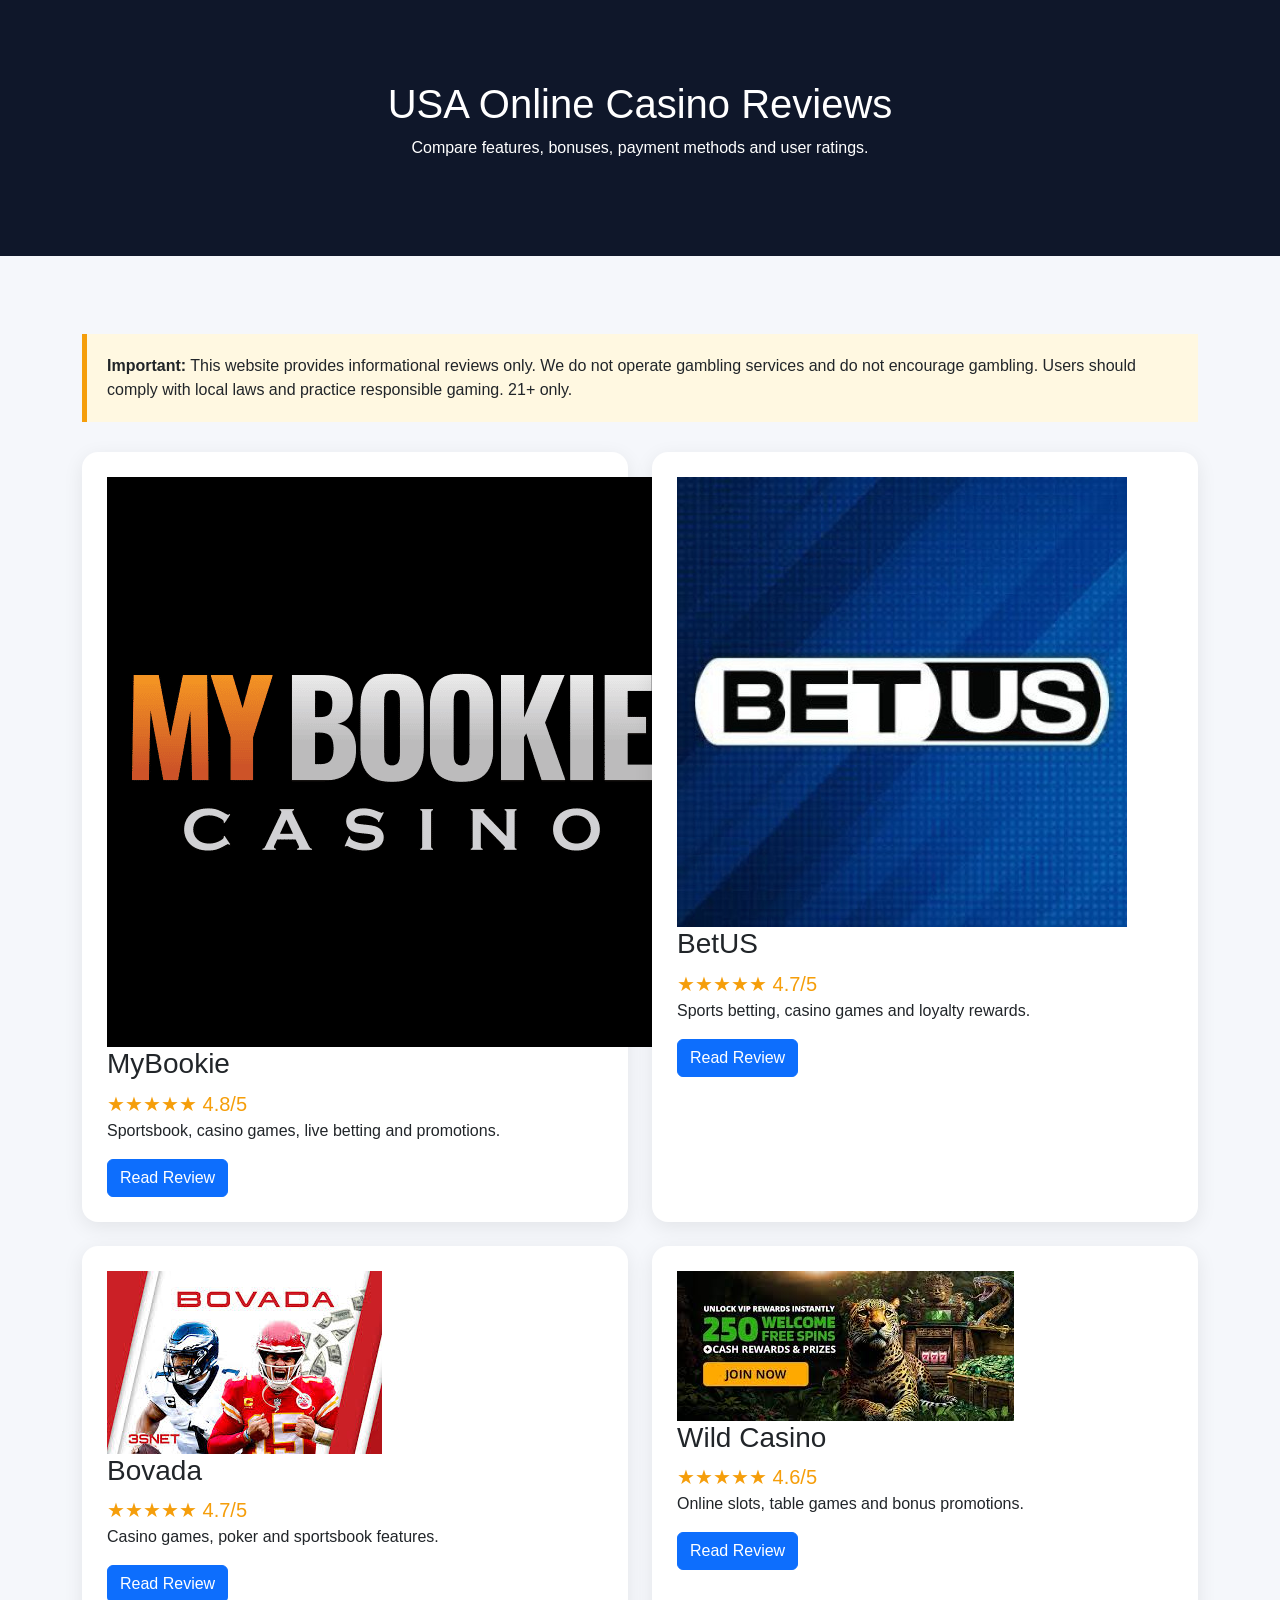
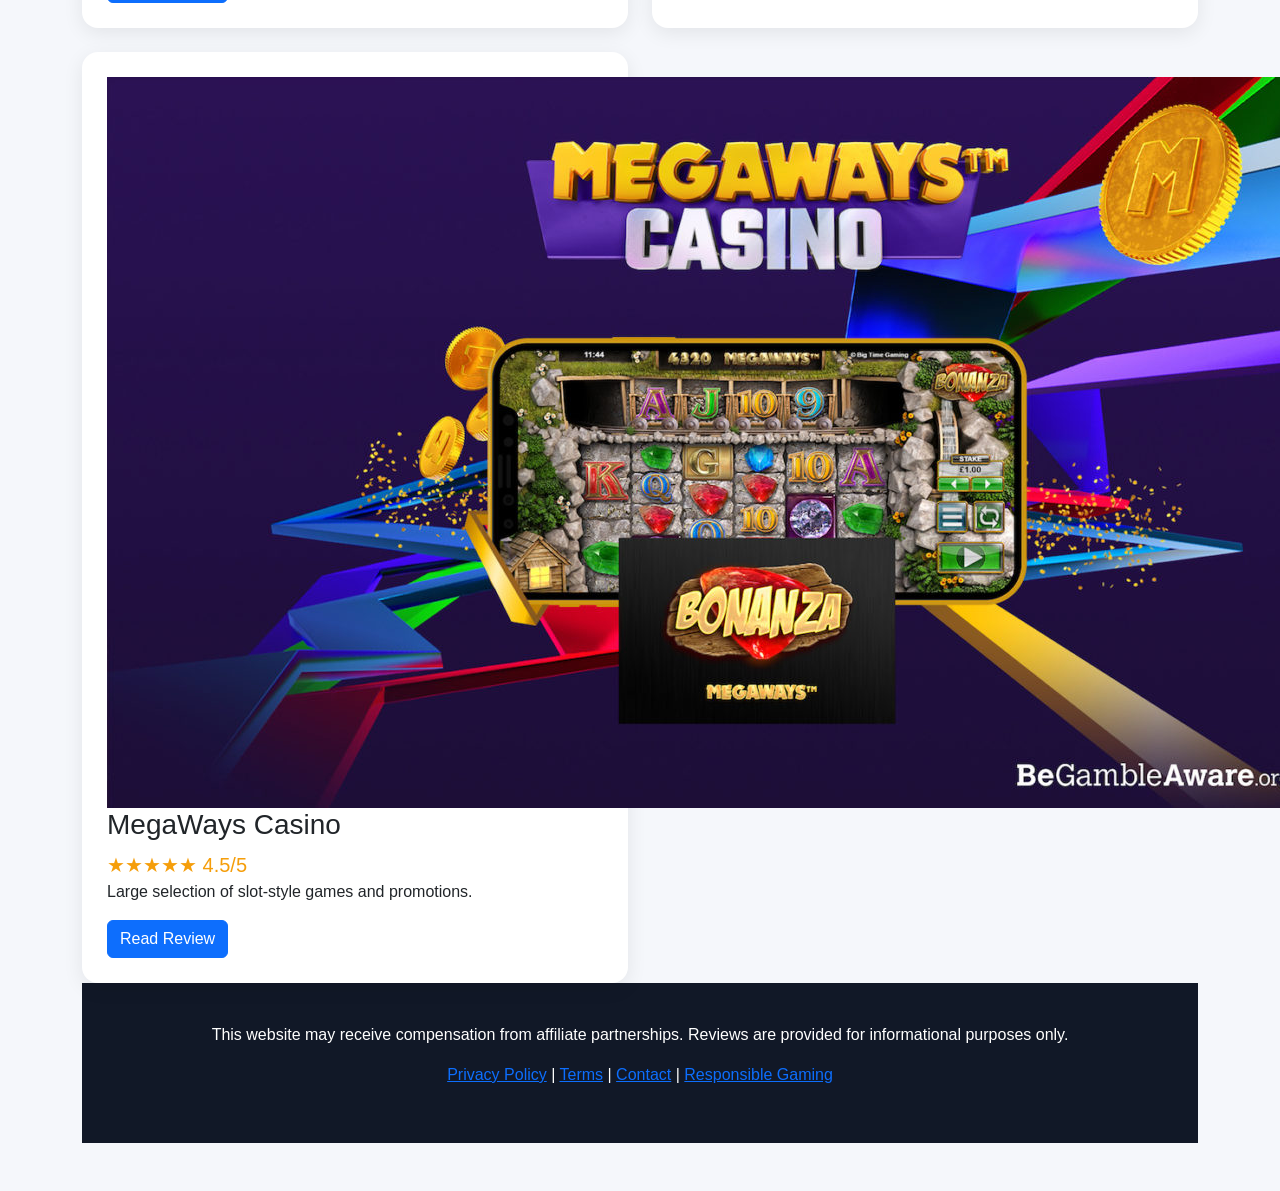
<file: index.html>
<!doctype html>
<html lang="en">
<head>
<meta charset="utf-8">
<meta name="viewport" content="width=device-width, initial-scale=1">

<title>USA Online Casino Reviews & Comparisons</title>

<meta name="description" content="Compare online casino brands, bonuses, features and user ratings. Informational review website.">

<link href="https://cdn.jsdelivr.net/npm/bootstrap@5.3.3/dist/css/bootstrap.min.css" rel="stylesheet">

<style>
body{
    font-family:Arial,sans-serif;
    background:#f5f7fb;
}

.hero{
    background:#0f172a;
    color:#fff;
    padding:80px 0;
    text-align:center;
}

.card-review{
    background:#fff;
    border-radius:16px;
    padding:25px;
    box-shadow:0 5px 20px rgba(0,0,0,.08);
    height:100%;
}

.rating{
    color:#f59e0b;
    font-size:20px;
}

.disclaimer{
    background:#fff8e1;
    border-left:5px solid #f59e0b;
    padding:20px;
    margin:30px 0;
}

footer{
    background:#111827;
    color:#fff;
    padding:40px 0;
}
</style>
</head>

<body>

<section class="hero">
<div class="container">
<h1>USA Online Casino Reviews</h1>
<p>Compare features, bonuses, payment methods and user ratings.</p>
</div>
</section>

<div class="container py-5">

<div class="disclaimer">
<strong>Important:</strong>
This website provides informational reviews only.
We do not operate gambling services and do not encourage gambling.
Users should comply with local laws and practice responsible gaming.
21+ only.
</div>

<div class="row g-4">

<div class="col-md-6">
<div class="card-review">
<img src="assets/mybookie.jpg" class="review-image" alt="MyBookie">
<h3>MyBookie</h3>
<div class="rating">★★★★★ 4.8/5</div>
<p>Sportsbook, casino games, live betting and promotions.</p>
<a href="#" class="btn btn-primary">Read Review</a>
</div>
</div>

<div class="col-md-6">
<div class="card-review">
<img src="assets/betus.jpg" class="review-image" alt="BetUS">
<h3>BetUS</h3>
<div class="rating">★★★★★ 4.7/5</div>
<p>Sports betting, casino games and loyalty rewards.</p>
<a href="#" class="btn btn-primary">Read Review</a>
</div>
</div>

<div class="col-md-6">
<div class="card-review">
<img src="assets/bovada.jpg" class="review-image" alt="Bovada">
<h3>Bovada</h3>
<div class="rating">★★★★★ 4.7/5</div>
<p>Casino games, poker and sportsbook features.</p>
<a href="#" class="btn btn-primary">Read Review</a>
</div>
</div>

<div class="col-md-6">
<div class="card-review">
<img src="assets/wildcasino.jpg" class="review-image" alt="Wild Casino">
<h3>Wild Casino</h3>
<div class="rating">★★★★★ 4.6/5</div>
<p>Online slots, table games and bonus promotions.</p>
<a href="#" class="btn btn-primary">Read Review</a>
</div>
</div>

<div class="col-md-6">
<div class="card-review">
<img src="assets/megaways.jpg" class="review-image" alt="MegaWays">
<h3>MegaWays Casino</h3>
<div class="rating">★★★★★ 4.5/5</div>
<p>Large selection of slot-style games and promotions.</p>
<a href="#" class="btn btn-primary">Read Review</a>
</div>
</div>

</div>

<footer>
<div class="container text-center">

<p>
This website may receive compensation from affiliate partnerships.
Reviews are provided for informational purposes only.
</p>

<p>
<a href="privacy.html">Privacy Policy</a> |
<a href="terms.html">Terms</a> |
<a href="contact.html">Contact</a> |
<a href="responsible-gaming.html">Responsible Gaming</a>
</p>

</div>
</footer>

</body>
</html>
</file>
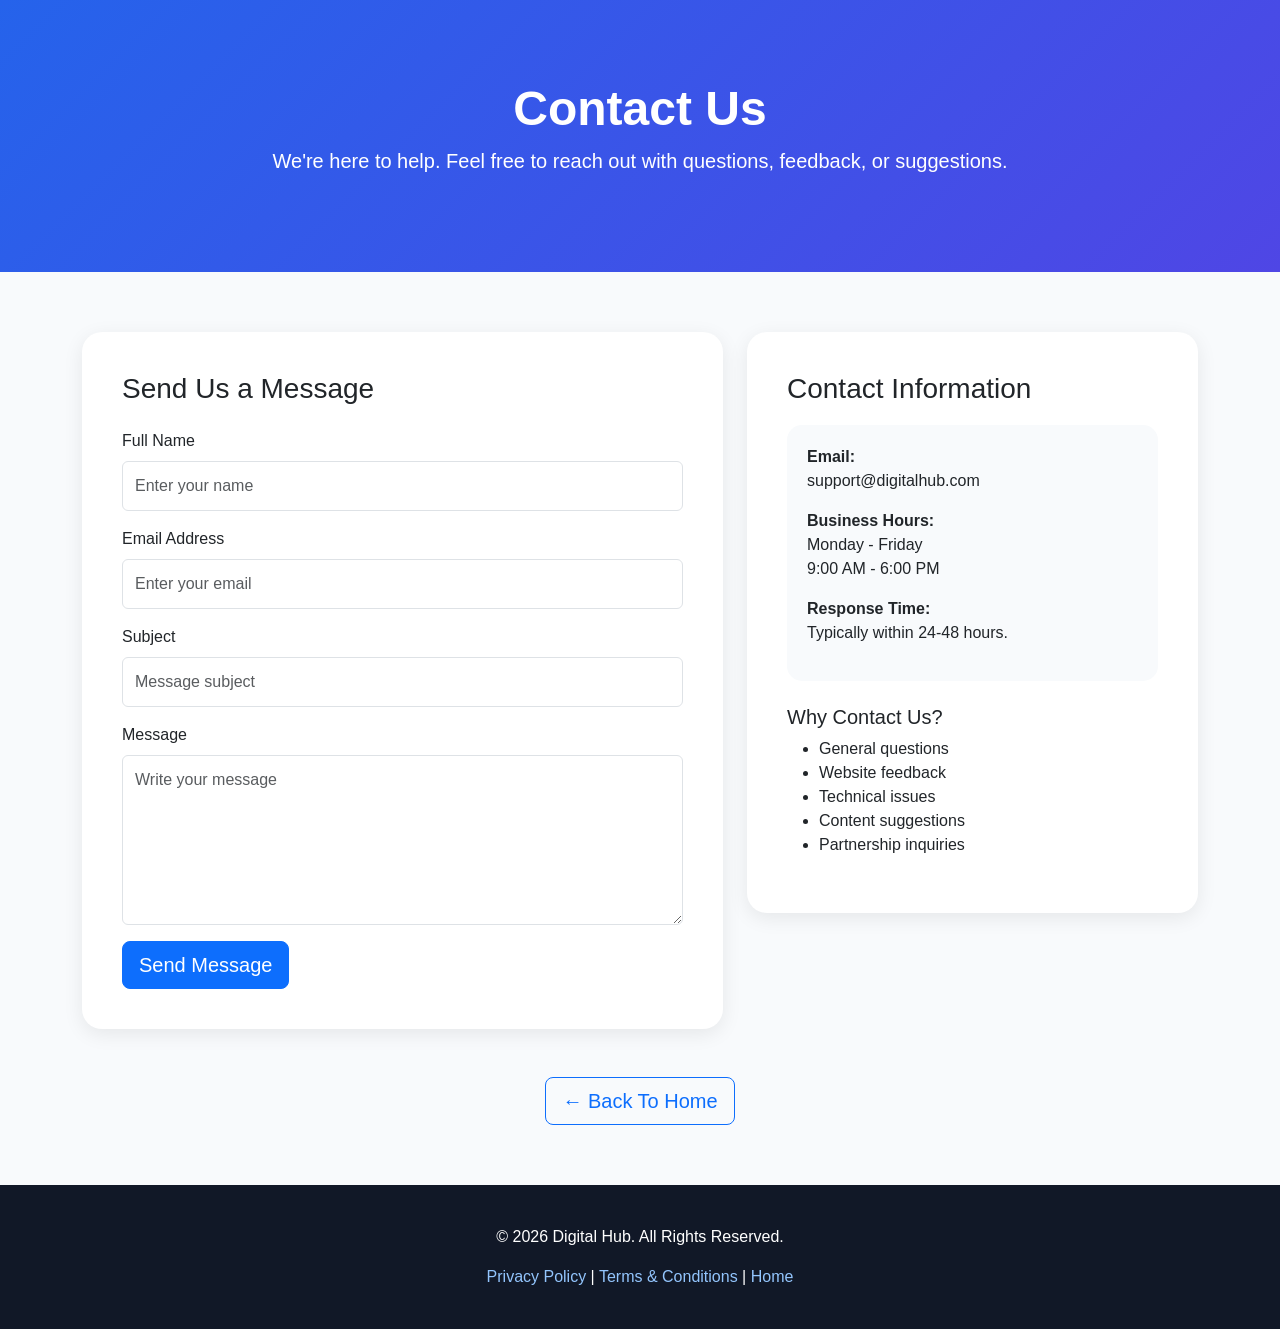
<file: contact.html>
<!DOCTYPE html>
<html lang="en">
<head>
<meta charset="UTF-8">
<meta name="viewport" content="width=device-width, initial-scale=1.0">

<title>Contact Us | Digital Hub</title>

<link href="https://cdn.jsdelivr.net/npm/bootstrap@5.3.3/dist/css/bootstrap.min.css" rel="stylesheet">

<style>
body{
    font-family:Arial,sans-serif;
    background:#f8fafc;
}

.page-header{
    background:linear-gradient(135deg,#2563eb,#4f46e5);
    color:#fff;
    padding:80px 0;
    text-align:center;
}

.content{
    padding:60px 0;
}

.card-box{
    background:#fff;
    padding:40px;
    border-radius:20px;
    box-shadow:0 5px 20px rgba(0,0,0,.08);
}

.contact-info{
    background:#f8fafc;
    padding:20px;
    border-radius:15px;
    margin-top:20px;
}

footer{
    background:#111827;
    color:#fff;
    padding:40px 0;
}

footer a{
    color:#93c5fd;
    text-decoration:none;
}

.form-control{
    padding:12px;
}
</style>

</head>
<body>

<section class="page-header">

<div class="container">

<h1 class="display-5 fw-bold">
Contact Us
</h1>

<p class="lead">
We're here to help. Feel free to reach out with questions, feedback, or suggestions.
</p>

</div>

</section>

<section class="content">

<div class="container">

<div class="row">

<div class="col-lg-7">

<div class="card-box">

<h3 class="mb-4">
Send Us a Message
</h3>

<form>

<div class="mb-3">
<label class="form-label">Full Name</label>
<input type="text" class="form-control" placeholder="Enter your name">
</div>

<div class="mb-3">
<label class="form-label">Email Address</label>
<input type="email" class="form-control" placeholder="Enter your email">
</div>

<div class="mb-3">
<label class="form-label">Subject</label>
<input type="text" class="form-control" placeholder="Message subject">
</div>

<div class="mb-3">
<label class="form-label">Message</label>
<textarea class="form-control" rows="6" placeholder="Write your message"></textarea>
</div>

<button type="submit" class="btn btn-primary btn-lg">
Send Message
</button>

</form>

</div>

</div>

<div class="col-lg-5">

<div class="card-box">

<h3>
Contact Information
</h3>

<div class="contact-info">

<p>
<strong>Email:</strong><br>
support@digitalhub.com
</p>

<p>
<strong>Business Hours:</strong><br>
Monday - Friday<br>
9:00 AM - 6:00 PM
</p>

<p>
<strong>Response Time:</strong><br>
Typically within 24-48 hours.
</p>

</div>

<h5 class="mt-4">
Why Contact Us?
</h5>

<ul>
<li>General questions</li>
<li>Website feedback</li>
<li>Technical issues</li>
<li>Content suggestions</li>
<li>Partnership inquiries</li>
</ul>

</div>

</div>

</div>

<div class="text-center mt-5">

<a href="index.html" class="btn btn-outline-primary btn-lg">
← Back To Home
</a>

</div>

</div>

</section>

<footer>

<div class="container text-center">

<p>
© 2026 Digital Hub. All Rights Reserved.
</p>

<a href="privacy.html">Privacy Policy</a>
|
<a href="terms.html">Terms & Conditions</a>
|
<a href="index.html">Home</a>

</div>

</footer>

</body>
</html>
</file>
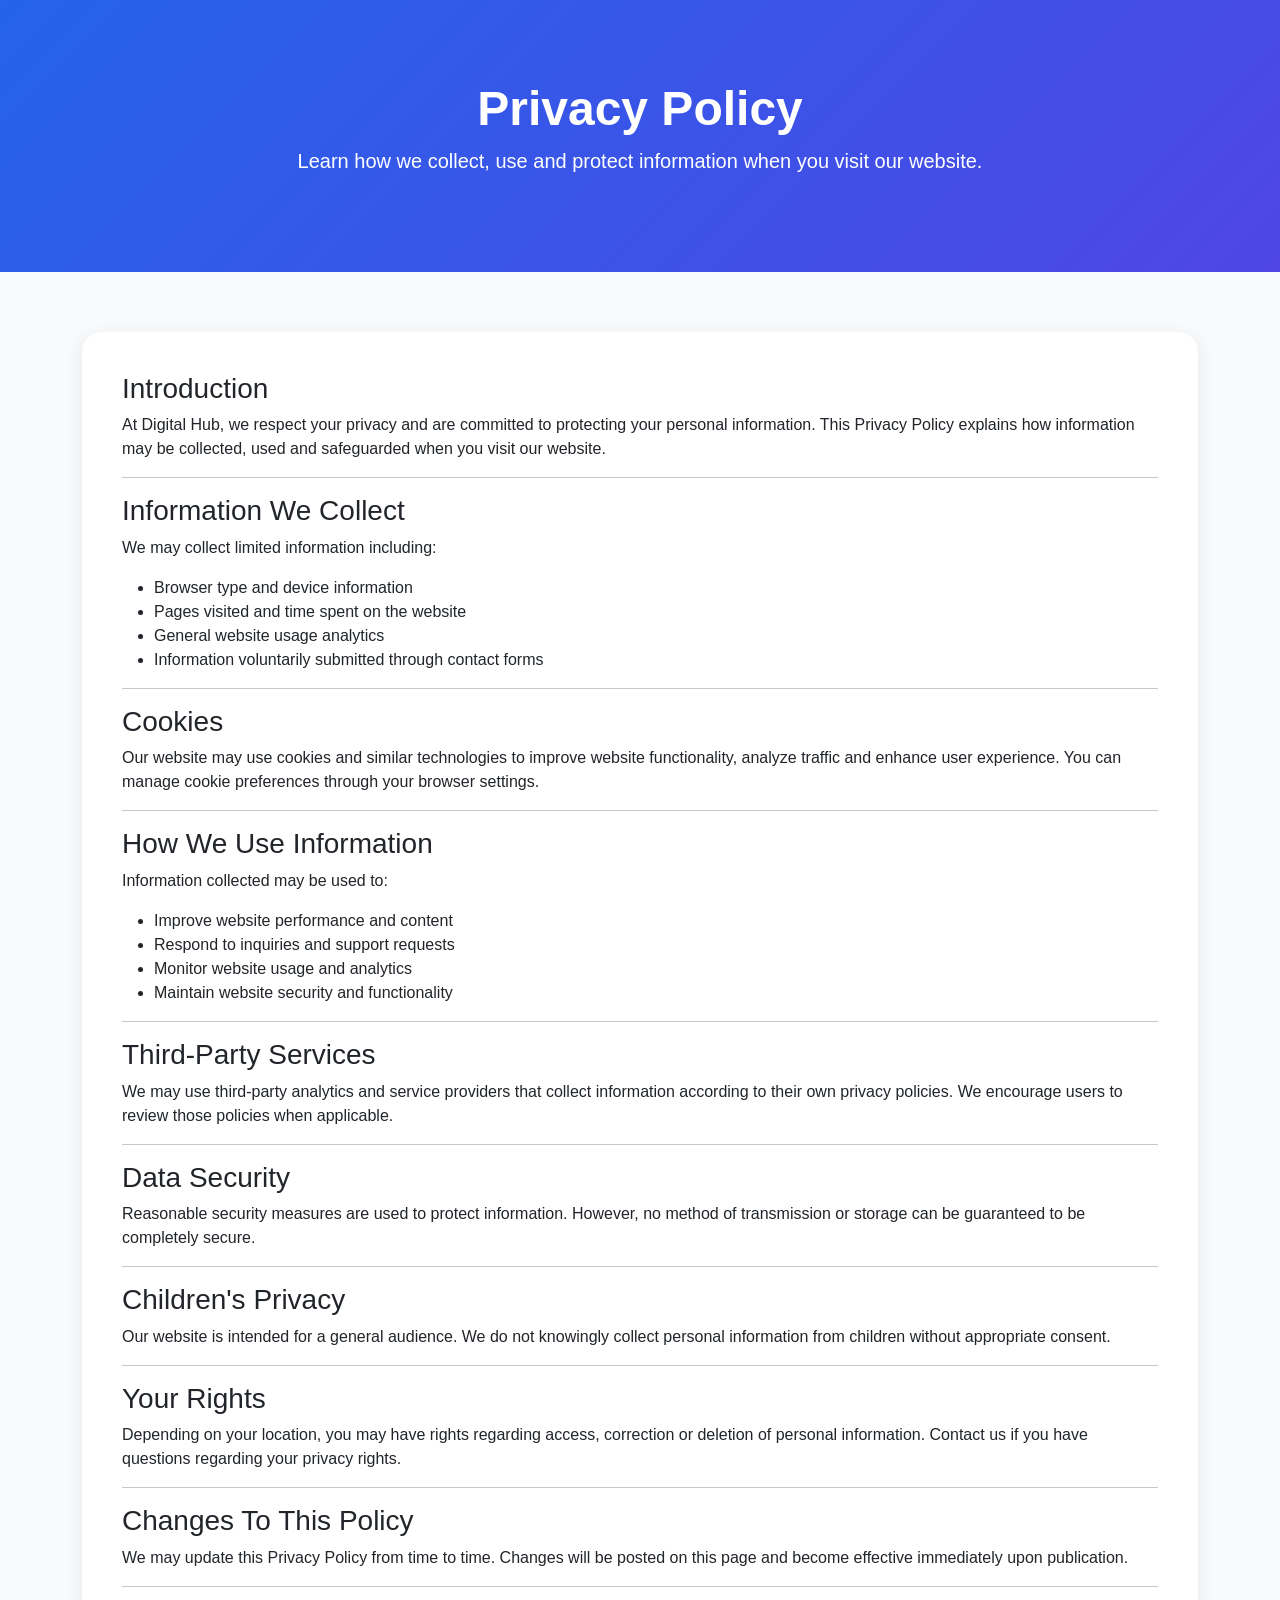
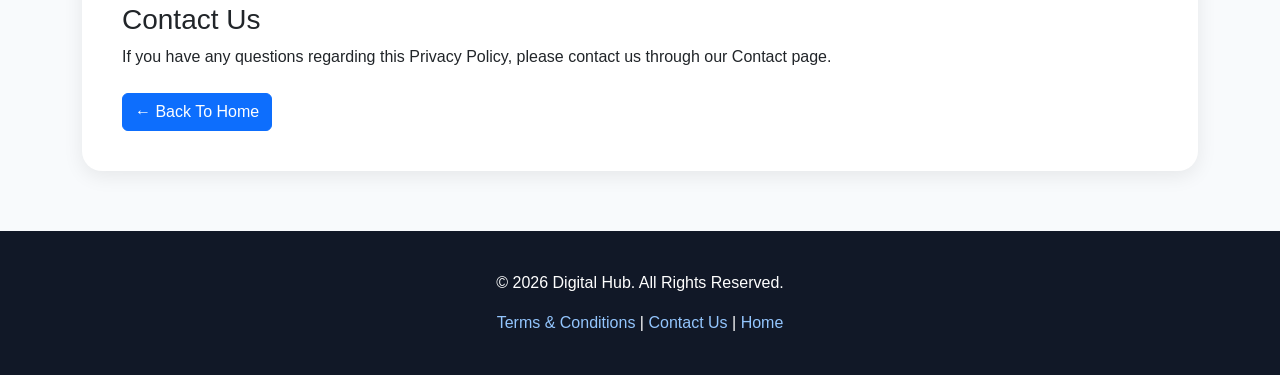
<file: privacy.html>
<!DOCTYPE html>
<html lang="en">
<head>
<meta charset="UTF-8">
<meta name="viewport" content="width=device-width, initial-scale=1.0">

<title>Privacy Policy | Digital Hub</title>

<link href="https://cdn.jsdelivr.net/npm/bootstrap@5.3.3/dist/css/bootstrap.min.css" rel="stylesheet">

<style>
body{
    font-family:Arial,sans-serif;
    background:#f8fafc;
}

.page-header{
    background:linear-gradient(135deg,#2563eb,#4f46e5);
    color:#fff;
    padding:80px 0;
    text-align:center;
}

.content{
    padding:60px 0;
}

.card-box{
    background:#fff;
    padding:40px;
    border-radius:20px;
    box-shadow:0 5px 20px rgba(0,0,0,.08);
}

footer{
    background:#111827;
    color:#fff;
    padding:40px 0;
}

footer a{
    color:#93c5fd;
    text-decoration:none;
}
</style>

</head>
<body>

<section class="page-header">

<div class="container">

<h1 class="display-5 fw-bold">
Privacy Policy
</h1>

<p class="lead">
Learn how we collect, use and protect information when you visit our website.
</p>

</div>

</section>

<section class="content">

<div class="container">

<div class="card-box">

<h3>Introduction</h3>

<p>
At Digital Hub, we respect your privacy and are committed to protecting
your personal information. This Privacy Policy explains how information
may be collected, used and safeguarded when you visit our website.
</p>

<hr>

<h3>Information We Collect</h3>

<p>
We may collect limited information including:
</p>

<ul>
<li>Browser type and device information</li>
<li>Pages visited and time spent on the website</li>
<li>General website usage analytics</li>
<li>Information voluntarily submitted through contact forms</li>
</ul>

<hr>

<h3>Cookies</h3>

<p>
Our website may use cookies and similar technologies to improve
website functionality, analyze traffic and enhance user experience.
You can manage cookie preferences through your browser settings.
</p>

<hr>

<h3>How We Use Information</h3>

<p>
Information collected may be used to:
</p>

<ul>
<li>Improve website performance and content</li>
<li>Respond to inquiries and support requests</li>
<li>Monitor website usage and analytics</li>
<li>Maintain website security and functionality</li>
</ul>

<hr>

<h3>Third-Party Services</h3>

<p>
We may use third-party analytics and service providers that
collect information according to their own privacy policies.
We encourage users to review those policies when applicable.
</p>

<hr>

<h3>Data Security</h3>

<p>
Reasonable security measures are used to protect information.
However, no method of transmission or storage can be guaranteed
to be completely secure.
</p>

<hr>

<h3>Children's Privacy</h3>

<p>
Our website is intended for a general audience. We do not knowingly
collect personal information from children without appropriate consent.
</p>

<hr>

<h3>Your Rights</h3>

<p>
Depending on your location, you may have rights regarding access,
correction or deletion of personal information. Contact us if you
have questions regarding your privacy rights.
</p>

<hr>

<h3>Changes To This Policy</h3>

<p>
We may update this Privacy Policy from time to time. Changes will
be posted on this page and become effective immediately upon publication.
</p>

<hr>

<h3>Contact Us</h3>

<p>
If you have any questions regarding this Privacy Policy, please
contact us through our Contact page.
</p>

<div class="mt-4">

<a href="index.html" class="btn btn-primary">
← Back To Home
</a>

</div>

</div>

</div>

</section>

<footer>

<div class="container text-center">

<p>
© 2026 Digital Hub. All Rights Reserved.
</p>

<a href="terms.html">Terms & Conditions</a>
|
<a href="contact.html">Contact Us</a>
|
<a href="index.html">Home</a>

</div>

</footer>

</body>
</html>
</file>
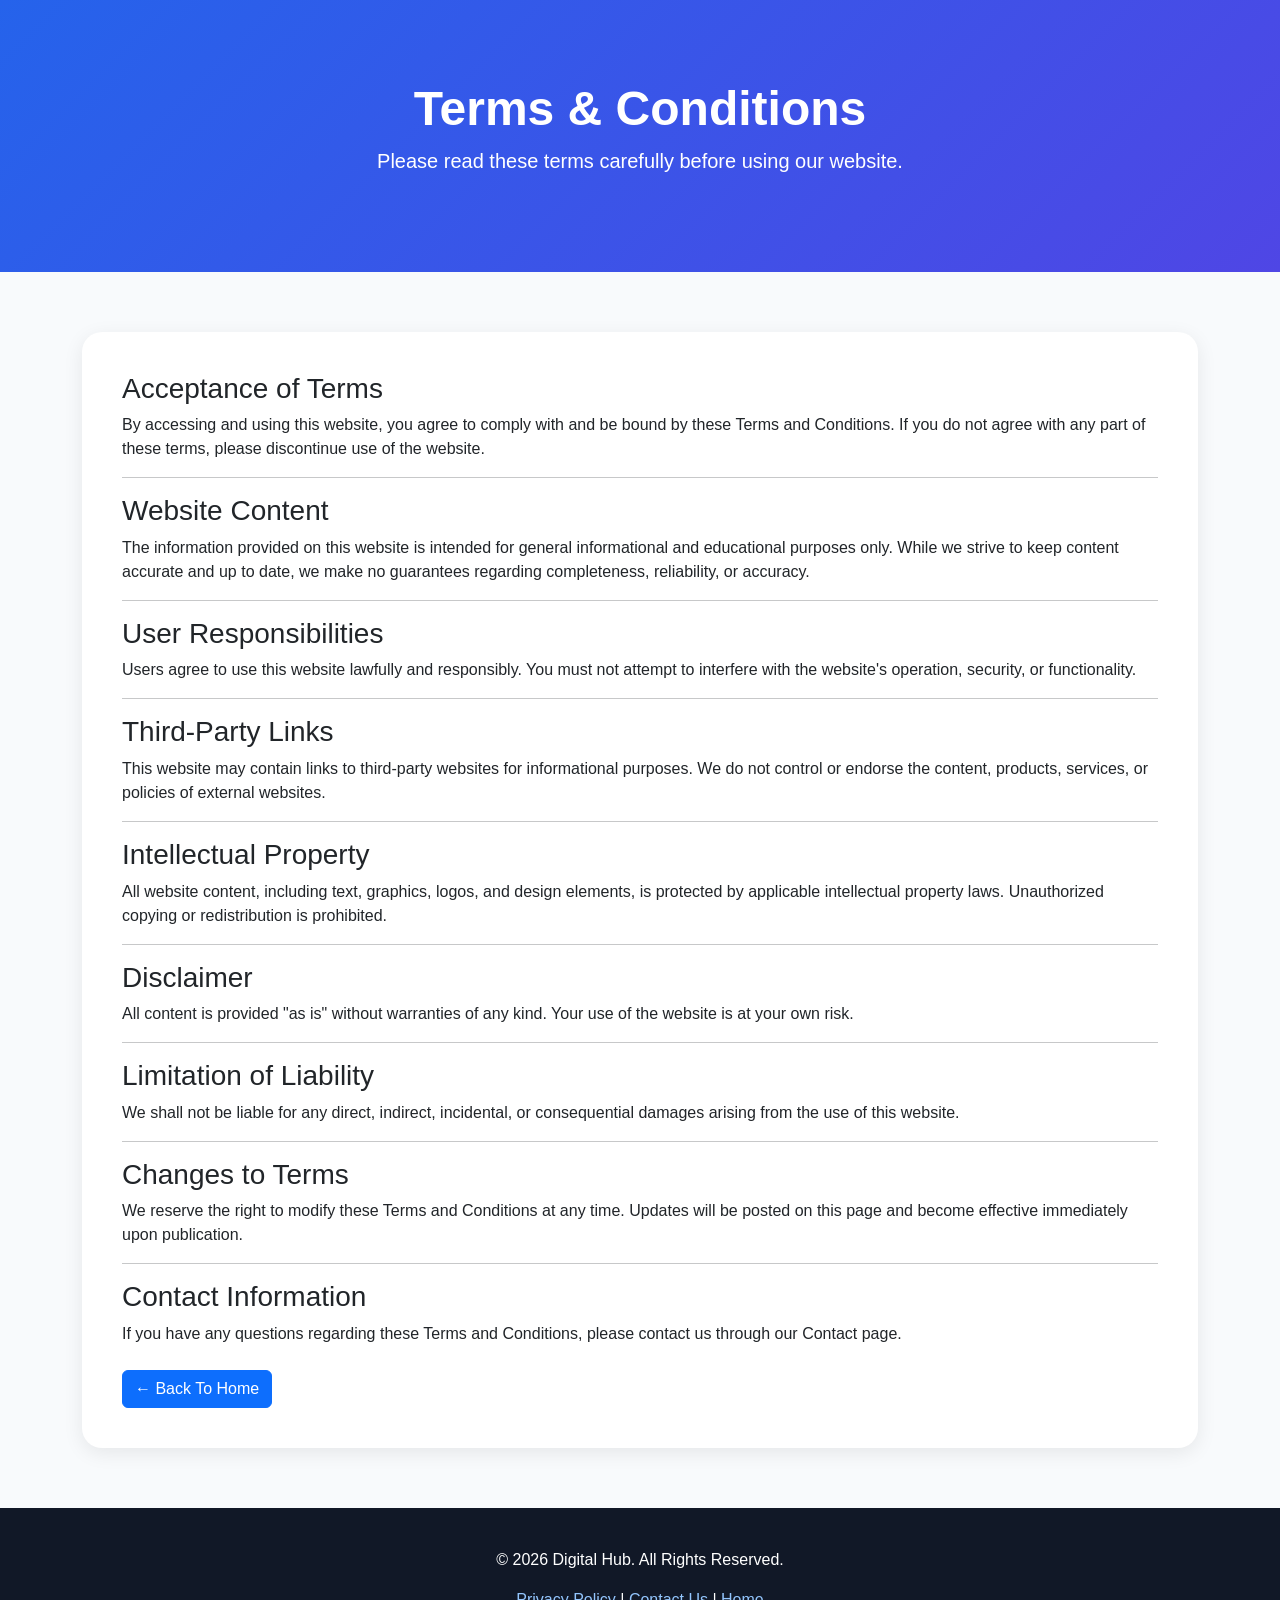
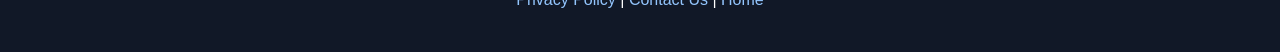
<file: terms.html>
<!DOCTYPE html>
<html lang="en">
<head>
<meta charset="UTF-8">
<meta name="viewport" content="width=device-width, initial-scale=1.0">

<title>Terms & Conditions | Digital Hub</title>

<link href="https://cdn.jsdelivr.net/npm/bootstrap@5.3.3/dist/css/bootstrap.min.css" rel="stylesheet">

<style>
body{
    font-family:Arial,sans-serif;
    background:#f8fafc;
}

.page-header{
    background:linear-gradient(135deg,#2563eb,#4f46e5);
    color:#fff;
    padding:80px 0;
    text-align:center;
}

.content{
    padding:60px 0;
}

.card-box{
    background:#fff;
    padding:40px;
    border-radius:20px;
    box-shadow:0 5px 20px rgba(0,0,0,.08);
}

footer{
    background:#111827;
    color:#fff;
    padding:40px 0;
}

footer a{
    color:#93c5fd;
    text-decoration:none;
}
</style>

</head>
<body>

<section class="page-header">

<div class="container">

<h1 class="display-5 fw-bold">
Terms & Conditions
</h1>

<p class="lead">
Please read these terms carefully before using our website.
</p>

</div>

</section>

<section class="content">

<div class="container">

<div class="card-box">

<h3>Acceptance of Terms</h3>

<p>
By accessing and using this website, you agree to comply with
and be bound by these Terms and Conditions. If you do not agree
with any part of these terms, please discontinue use of the website.
</p>

<hr>

<h3>Website Content</h3>

<p>
The information provided on this website is intended for general
informational and educational purposes only. While we strive to
keep content accurate and up to date, we make no guarantees
regarding completeness, reliability, or accuracy.
</p>

<hr>

<h3>User Responsibilities</h3>

<p>
Users agree to use this website lawfully and responsibly.
You must not attempt to interfere with the website's operation,
security, or functionality.
</p>

<hr>

<h3>Third-Party Links</h3>

<p>
This website may contain links to third-party websites for
informational purposes. We do not control or endorse the content,
products, services, or policies of external websites.
</p>

<hr>

<h3>Intellectual Property</h3>

<p>
All website content, including text, graphics, logos, and design
elements, is protected by applicable intellectual property laws.
Unauthorized copying or redistribution is prohibited.
</p>

<hr>

<h3>Disclaimer</h3>

<p>
All content is provided "as is" without warranties of any kind.
Your use of the website is at your own risk.
</p>

<hr>

<h3>Limitation of Liability</h3>

<p>
We shall not be liable for any direct, indirect, incidental,
or consequential damages arising from the use of this website.
</p>

<hr>

<h3>Changes to Terms</h3>

<p>
We reserve the right to modify these Terms and Conditions at any
time. Updates will be posted on this page and become effective
immediately upon publication.
</p>

<hr>

<h3>Contact Information</h3>

<p>
If you have any questions regarding these Terms and Conditions,
please contact us through our Contact page.
</p>

<div class="mt-4">
<a href="index.html" class="btn btn-primary">
← Back To Home
</a>
</div>

</div>

</div>

</section>

<footer>

<div class="container text-center">

<p>
© 2026 Digital Hub. All Rights Reserved.
</p>

<a href="privacy.html">Privacy Policy</a>
|
<a href="contact.html">Contact Us</a>
|
<a href="index.html">Home</a>

</div>

</footer>

</body>
</html>
</file>
